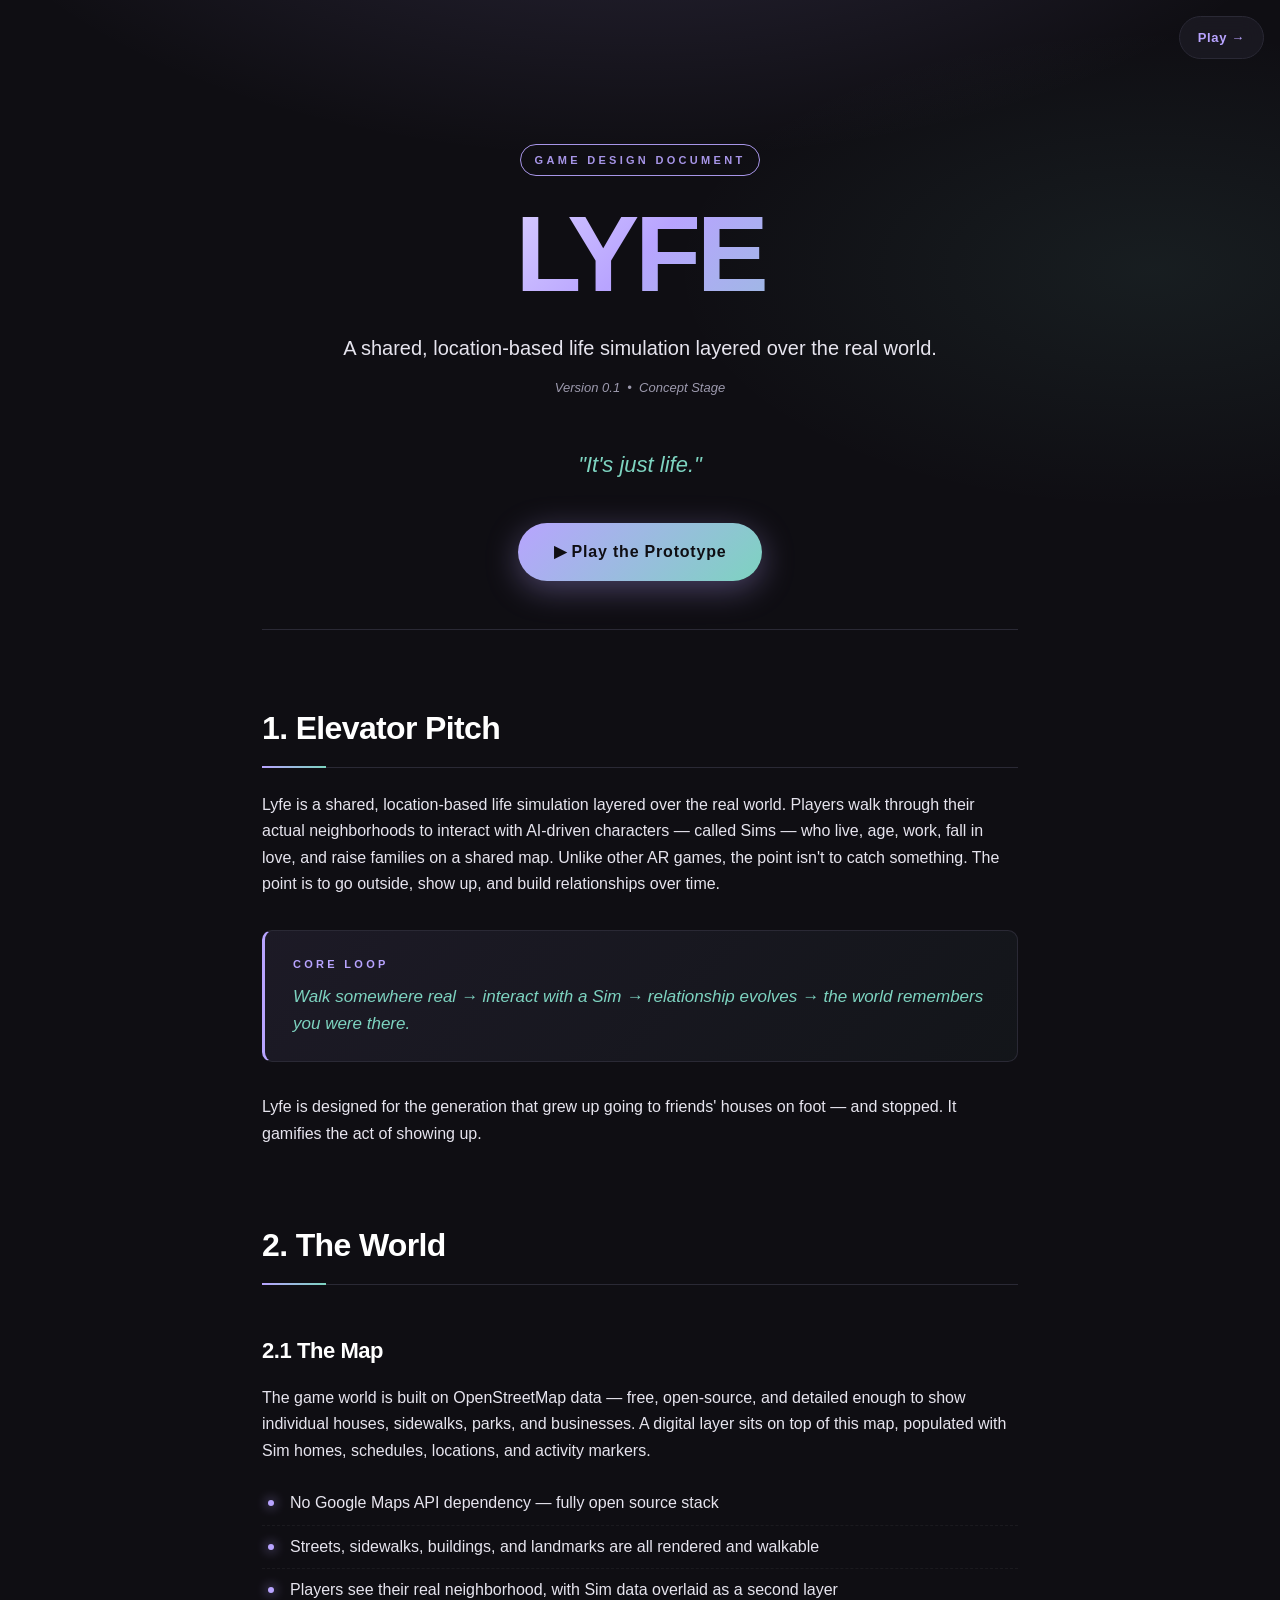
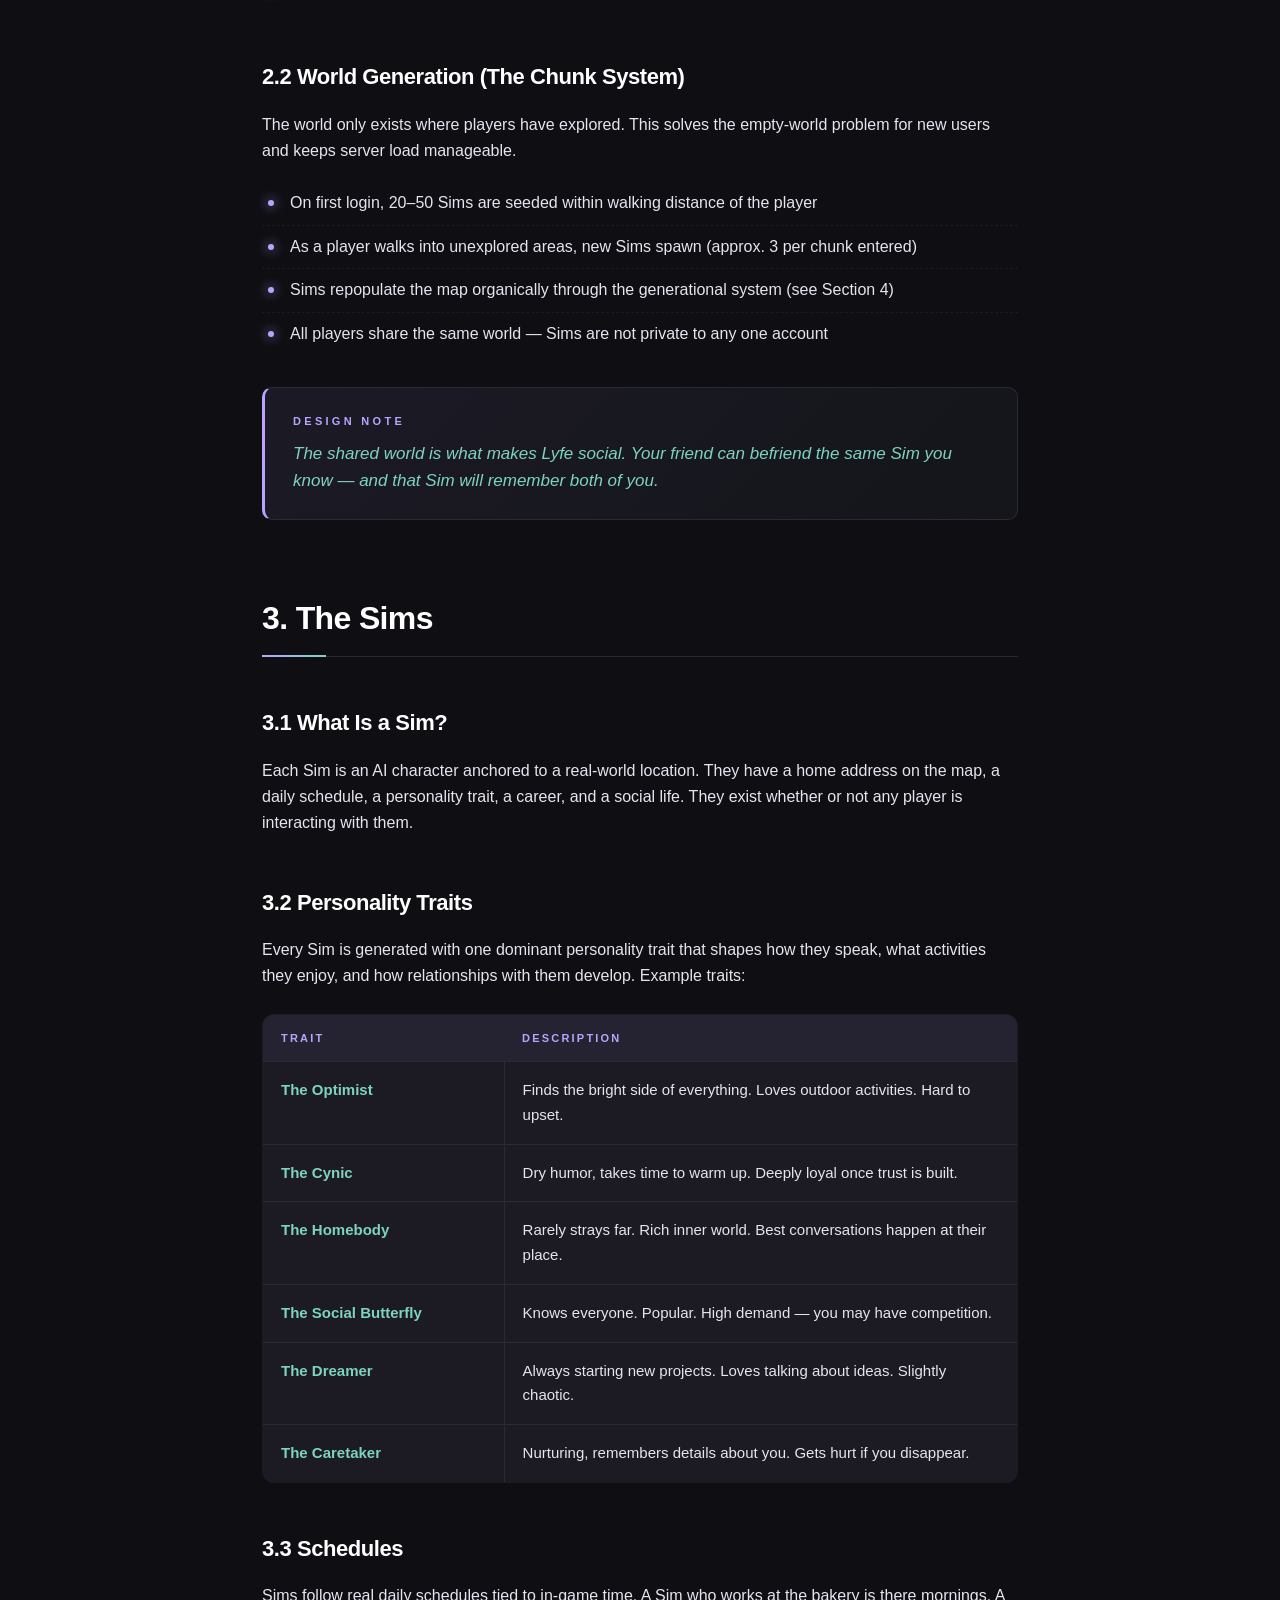
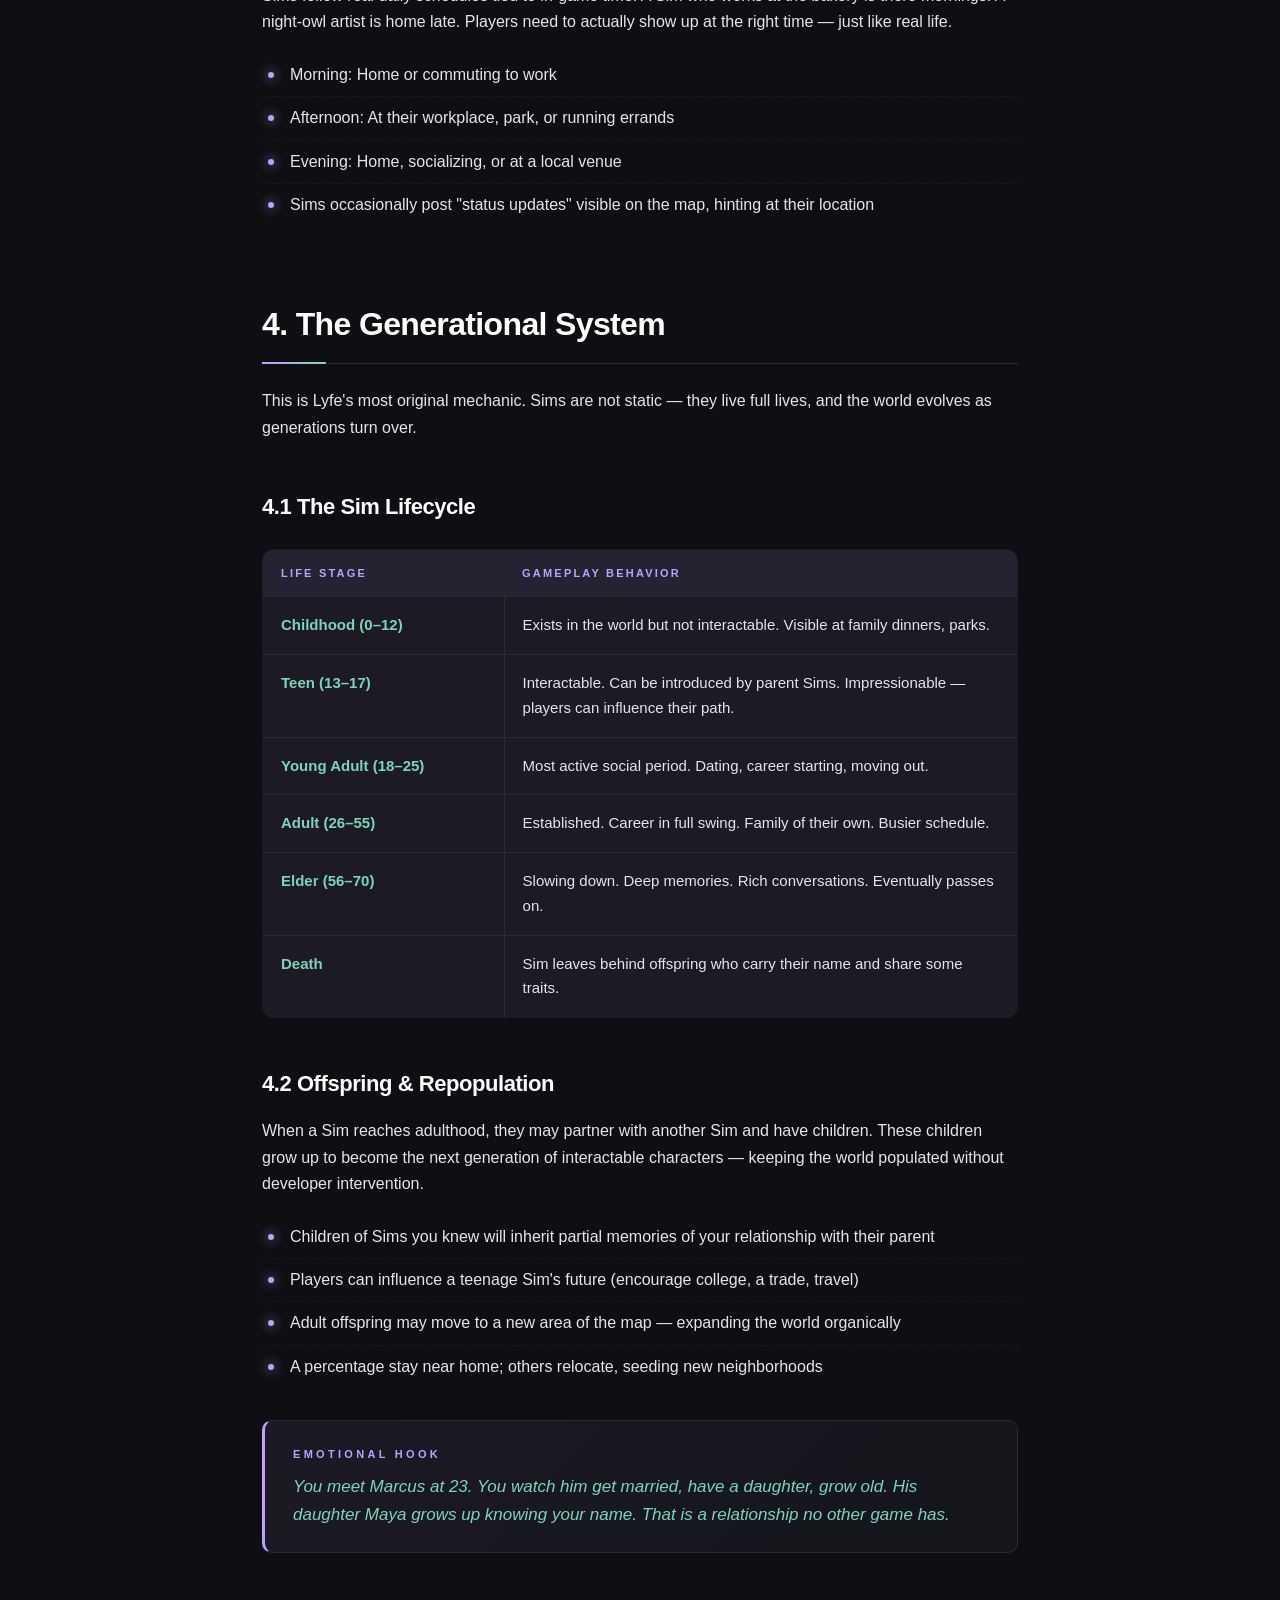
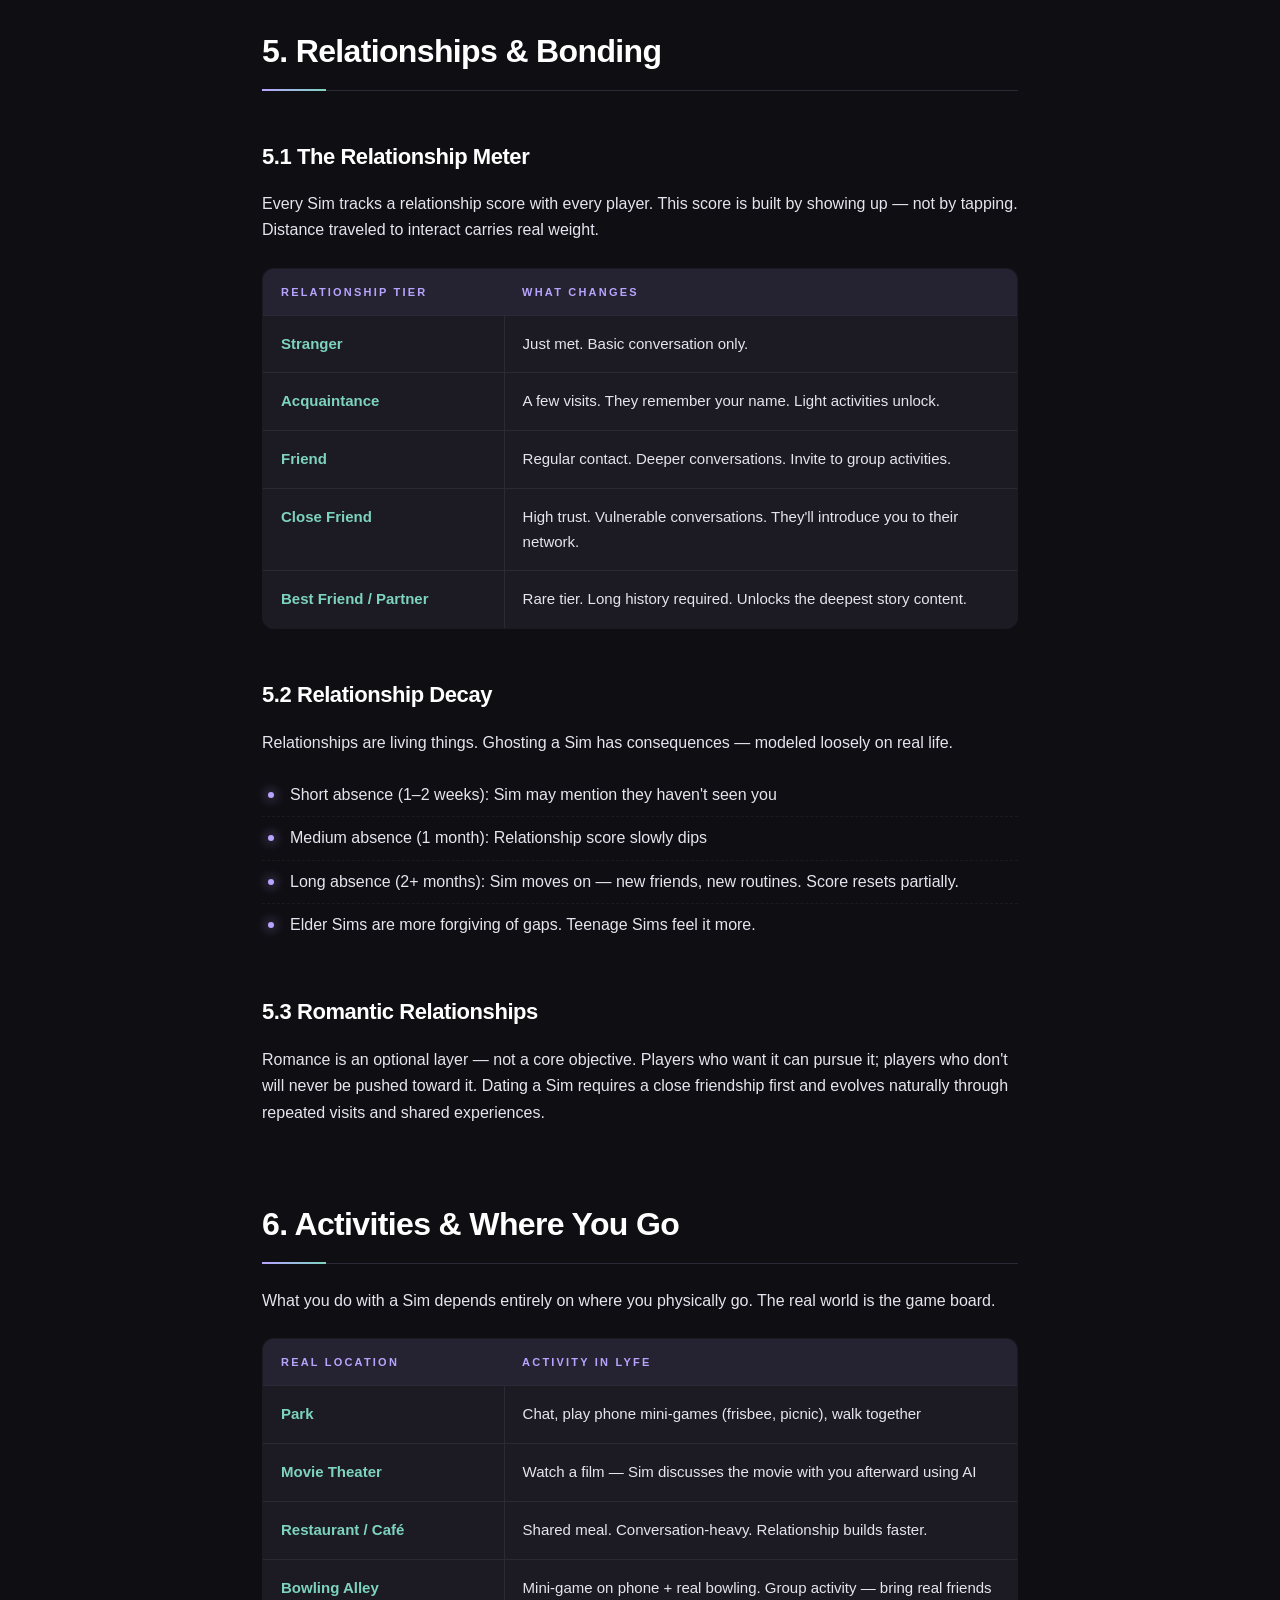
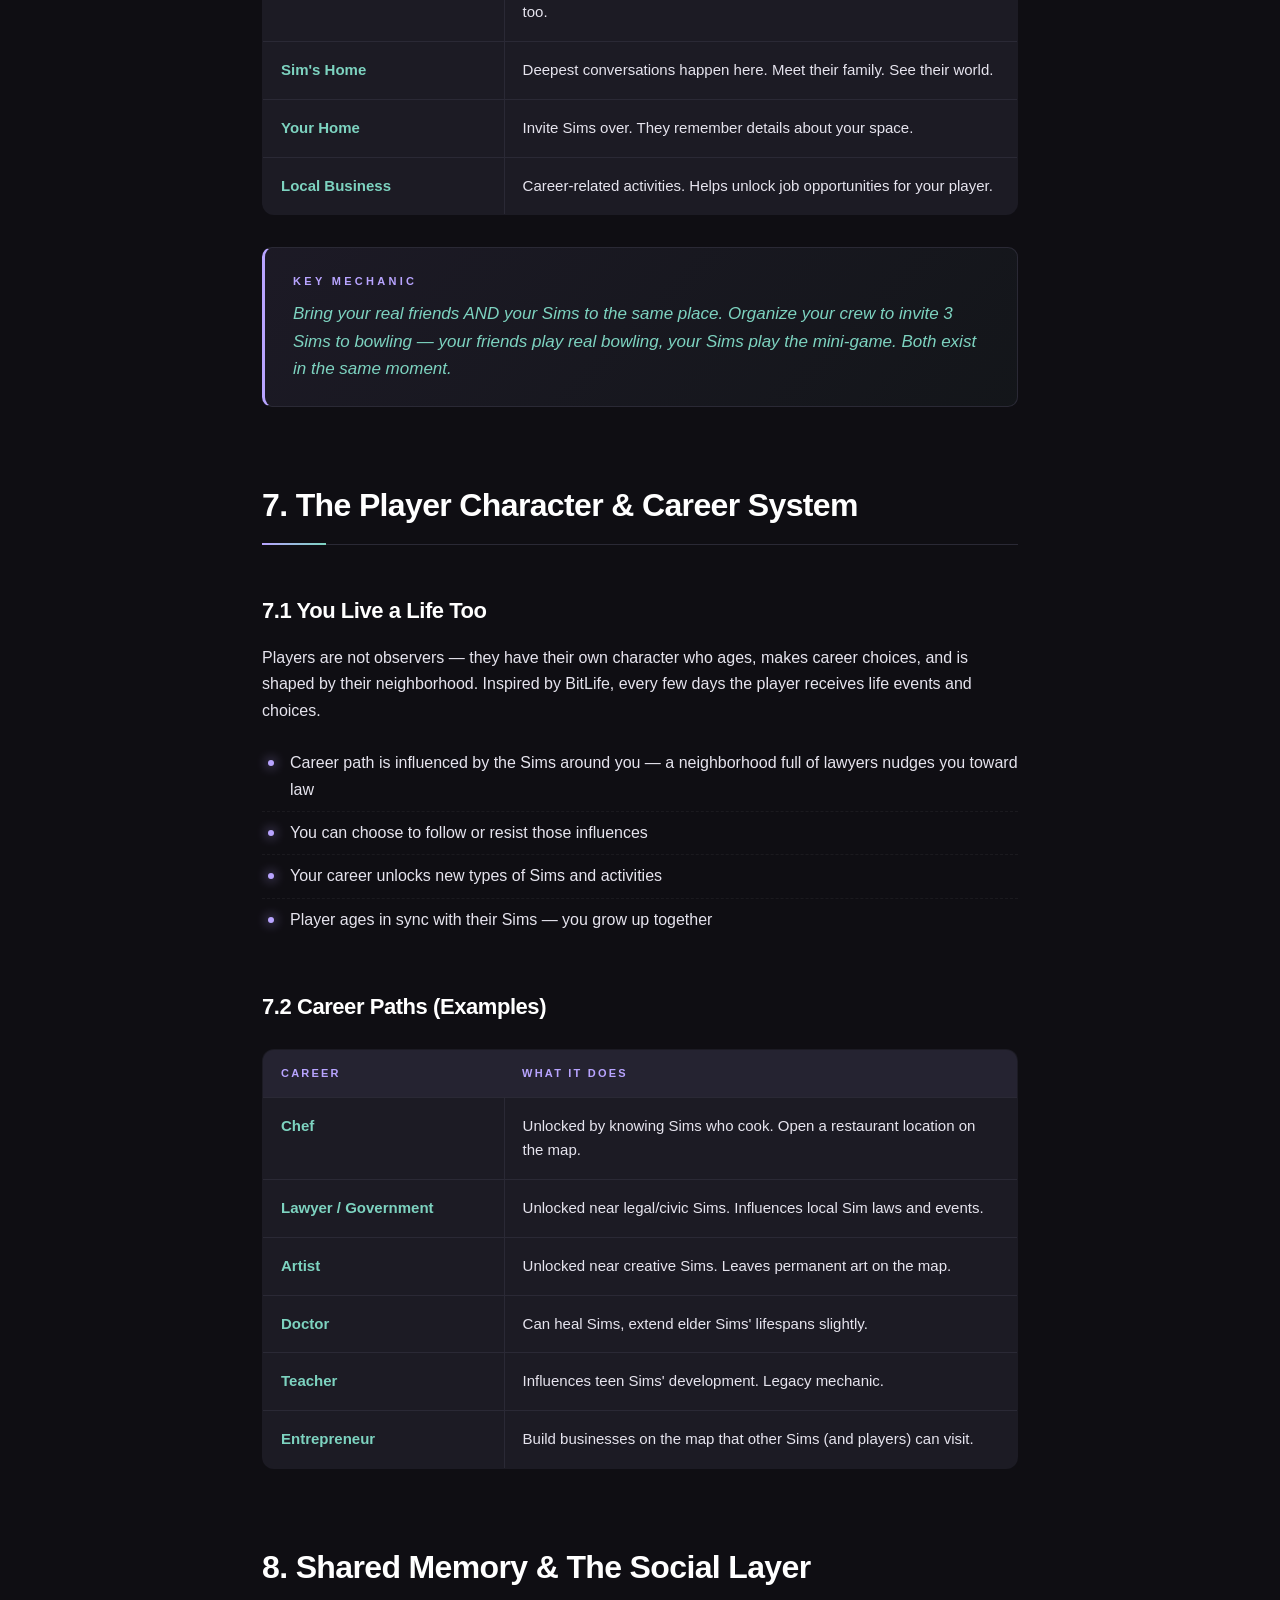
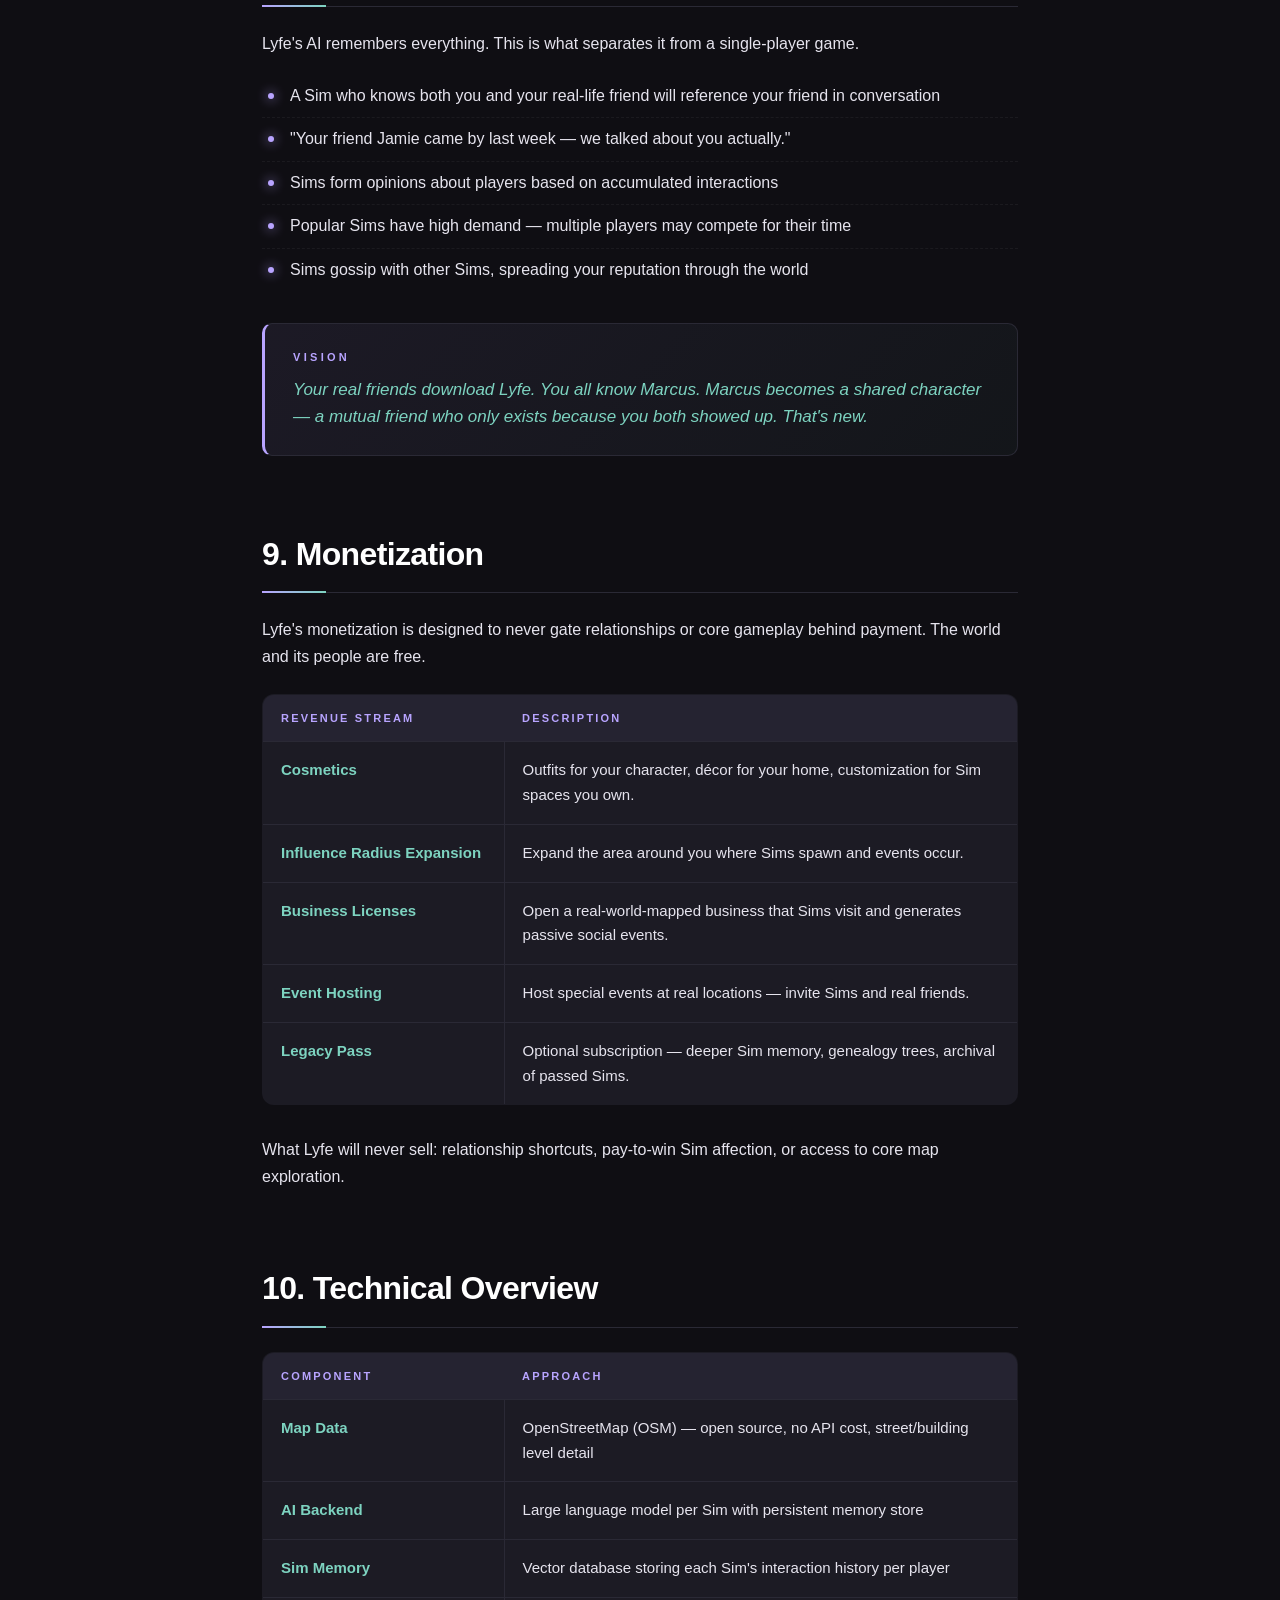
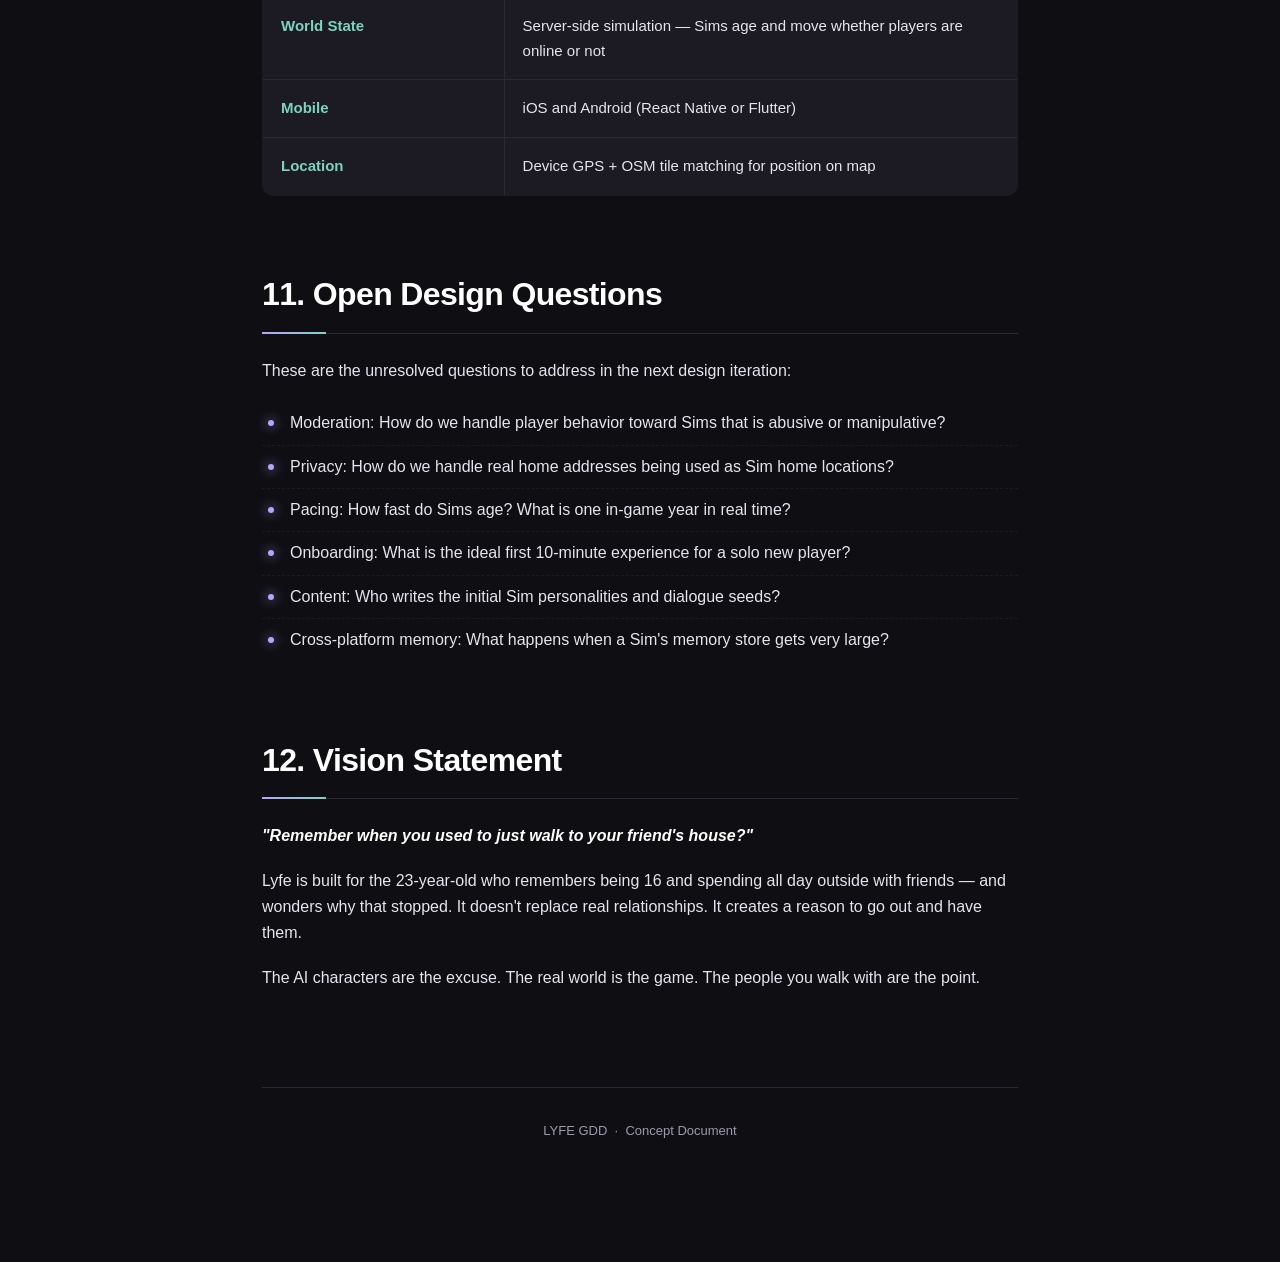
<file: index.html>
<!DOCTYPE html>
<html lang="en">
<head>
<meta charset="UTF-8">
<meta name="viewport" content="width=device-width,initial-scale=1">
<title>LYFE — Game Design Document</title>
<style>
:root{
  --bg:#0f0e13;
  --bg-2:#16151c;
  --panel:#1c1b24;
  --border:#2a2935;
  --text:#e6e4ee;
  --muted:#9d9aae;
  --accent:#b8a4ff;
  --accent-2:#7dd3c0;
  --gold:#e9c46a;
}
*{box-sizing:border-box}
html,body{margin:0;padding:0;background:var(--bg);color:var(--text);font-family:-apple-system,BlinkMacSystemFont,"Inter","Segoe UI",sans-serif;line-height:1.65;font-size:16px}
body{
  background:
    radial-gradient(ellipse 1200px 600px at 50% -200px, rgba(184,164,255,0.18), transparent 60%),
    radial-gradient(ellipse 800px 400px at 90% 30%, rgba(125,211,192,0.08), transparent 60%),
    var(--bg);
  background-attachment:fixed;
  min-height:100vh;
}
.wrap{max-width:820px;margin:0 auto;padding:80px 32px 120px}
.hero{
  text-align:center;
  padding:64px 24px 48px;
  border-bottom:1px solid var(--border);
  margin-bottom:64px;
}
.hero .eyebrow{
  display:inline-block;
  font-size:11px;
  letter-spacing:0.3em;
  text-transform:uppercase;
  color:var(--accent);
  font-weight:600;
  margin-bottom:24px;
  padding:6px 14px;
  border:1px solid var(--accent);
  border-radius:999px;
  opacity:0.9;
}
.hero h1{
  font-size:clamp(56px,10vw,108px);
  margin:0;
  font-weight:800;
  letter-spacing:-0.04em;
  background:linear-gradient(135deg,#fff 0%,#b8a4ff 50%,#7dd3c0 100%);
  -webkit-background-clip:text;
  background-clip:text;
  -webkit-text-fill-color:transparent;
  line-height:1;
}
.hero .subtitle{font-size:20px;color:var(--text);margin-top:24px;font-weight:300}
.hero .version{color:var(--muted);font-size:13px;margin-top:12px;font-style:italic}
.hero .tagline{
  margin-top:48px;
  font-style:italic;
  font-size:22px;
  color:var(--accent-2);
  font-weight:300;
}
.play-cta{
  display:inline-block;
  margin-top:40px;
  padding:16px 36px;
  background:linear-gradient(135deg,var(--accent),var(--accent-2));
  color:#0f0e13;
  font-weight:700;
  font-size:16px;
  letter-spacing:0.05em;
  border-radius:999px;
  text-decoration:none;
  box-shadow:0 8px 32px rgba(184,164,255,0.35);
  transition:transform 0.15s ease, box-shadow 0.15s ease;
}
.play-cta:hover{
  transform:translateY(-2px);
  box-shadow:0 12px 40px rgba(184,164,255,0.5);
  text-decoration:none;
}
.topnav{
  position:fixed;
  top:16px; right:16px;
  z-index:50;
}
.topnav a{
  display:inline-block;
  padding:10px 18px;
  background:rgba(28,27,36,0.85);
  border:1px solid var(--border);
  backdrop-filter:blur(12px);
  -webkit-backdrop-filter:blur(12px);
  color:var(--accent);
  border-radius:999px;
  font-size:13px;
  font-weight:600;
  letter-spacing:0.05em;
  text-decoration:none;
  transition:border-color 0.15s ease;
}
.topnav a:hover{
  border-color:var(--accent);
  text-decoration:none;
}
h1,h2,h3,h4{font-weight:700;letter-spacing:-0.02em;color:#fff}
h2{
  font-size:32px;
  margin:72px 0 24px;
  padding-bottom:12px;
  border-bottom:1px solid var(--border);
  position:relative;
}
h2::before{
  content:"";
  position:absolute;
  left:0;bottom:-1px;
  width:64px;height:2px;
  background:linear-gradient(90deg,var(--accent),var(--accent-2));
}
h3{
  font-size:22px;
  margin:48px 0 16px;
  color:var(--accent);
}
p{margin:0 0 18px;color:var(--text)}
strong{color:#fff;font-weight:600}
em{color:var(--accent-2);font-style:italic}
a{color:var(--accent);text-decoration:none}
a:hover{text-decoration:underline}

ul{
  margin:8px 0 24px;
  padding-left:0;
  list-style:none;
}
ul li{
  position:relative;
  padding:8px 0 8px 28px;
  border-bottom:1px dashed rgba(255,255,255,0.05);
}
ul li:last-child{border-bottom:none}
ul li::before{
  content:"";
  position:absolute;
  left:6px; top:18px;
  width:6px;height:6px;
  background:var(--accent);
  border-radius:50%;
  box-shadow:0 0 12px var(--accent);
}

table.grid{
  width:100%;
  border-collapse:collapse;
  margin:24px 0 32px;
  background:var(--panel);
  border:1px solid var(--border);
  border-radius:12px;
  overflow:hidden;
}
table.grid th{
  text-align:left;
  padding:14px 18px;
  font-size:11px;
  letter-spacing:0.2em;
  text-transform:uppercase;
  color:var(--accent);
  background:rgba(184,164,255,0.06);
  border-bottom:1px solid var(--border);
  font-weight:600;
}
table.grid td{
  padding:16px 18px;
  vertical-align:top;
  border-bottom:1px solid var(--border);
  font-size:15px;
}
table.grid tbody tr:last-child td{border-bottom:none}
table.grid tbody tr:hover{background:rgba(255,255,255,0.02)}
table.grid td:first-child{
  width:32%;
  white-space:normal;
  border-right:1px solid var(--border);
}
table.grid td:first-child strong{color:var(--accent-2)}

aside.callout{
  margin:32px 0;
  padding:24px 28px;
  background:linear-gradient(135deg,rgba(184,164,255,0.08),rgba(125,211,192,0.04));
  border:1px solid var(--border);
  border-left:3px solid var(--accent);
  border-radius:10px;
}
aside.callout .callout-label{
  font-size:11px;
  letter-spacing:0.3em;
  text-transform:uppercase;
  color:var(--accent);
  font-weight:700;
  margin-bottom:10px;
}
aside.callout .callout-body{
  font-style:italic;
  color:var(--text);
  font-size:17px;
  line-height:1.6;
}

.footer{
  margin-top:96px;
  padding-top:32px;
  border-top:1px solid var(--border);
  text-align:center;
  color:var(--muted);
  font-size:13px;
}

@media (max-width:640px){
  .wrap{padding:32px 20px 80px}
  .hero{padding:32px 8px 32px}
  h2{font-size:26px}
  table.grid td:first-child{width:38%}
}
</style>
</head>
<body>
<nav class="topnav"><a href="game.html">Play →</a></nav>
<div class="wrap">
<header class="hero">
  <div class="eyebrow">Game Design Document</div>
  <h1>LYFE</h1>
  <div class="subtitle">A shared, location-based life simulation layered over the real world.</div>
  <div class="version">Version 0.1 &nbsp;•&nbsp; Concept Stage</div>
  <div class="tagline">"It's just life."</div>
  <a class="play-cta" href="game.html">▶ Play the Prototype</a>
</header>
<main>
<h2><strong>1. Elevator Pitch</strong></h2>
<p>Lyfe is a shared, location-based life simulation layered over the real world. Players walk through their actual neighborhoods to interact with AI-driven characters — called Sims — who live, age, work, fall in love, and raise families on a shared map. Unlike other AR games, the point isn't to catch something. The point is to go outside, show up, and build relationships over time.</p>
<aside class="callout"><div class="callout-label">CORE LOOP</div><div class="callout-body"><em>Walk somewhere real → interact with a Sim → relationship evolves → the world remembers you were there.</em></div></aside>
<p>Lyfe is designed for the generation that grew up going to friends' houses on foot — and stopped. It gamifies the act of showing up.</p>
<h2><strong>2. The World</strong></h2>
<h3><strong>2.1  The Map</strong></h3>
<p>The game world is built on OpenStreetMap data — free, open-source, and detailed enough to show individual houses, sidewalks, parks, and businesses. A digital layer sits on top of this map, populated with Sim homes, schedules, locations, and activity markers.</p>
<ul>
  <li>No Google Maps API dependency — fully open source stack</li>
  <li>Streets, sidewalks, buildings, and landmarks are all rendered and walkable</li>
  <li>Players see their real neighborhood, with Sim data overlaid as a second layer</li>
</ul>
<h3><strong>2.2  World Generation (The Chunk System)</strong></h3>
<p>The world only exists where players have explored. This solves the empty-world problem for new users and keeps server load manageable.</p>
<ul>
  <li>On first login, 20–50 Sims are seeded within walking distance of the player</li>
  <li>As a player walks into unexplored areas, new Sims spawn (approx. 3 per chunk entered)</li>
  <li>Sims repopulate the map organically through the generational system (see Section 4)</li>
  <li>All players share the same world — Sims are not private to any one account</li>
</ul>
<aside class="callout"><div class="callout-label">DESIGN NOTE</div><div class="callout-body"><em>The shared world is what makes Lyfe social. Your friend can befriend the same Sim you know — and that Sim will remember both of you.</em></div></aside>
<h2><strong>3. The Sims</strong></h2>
<h3><strong>3.1  What Is a Sim?</strong></h3>
<p>Each Sim is an AI character anchored to a real-world location. They have a home address on the map, a daily schedule, a personality trait, a career, and a social life. They exist whether or not any player is interacting with them.</p>
<h3><strong>3.2  Personality Traits</strong></h3>
<p>Every Sim is generated with one dominant personality trait that shapes how they speak, what activities they enjoy, and how relationships with them develop. Example traits:</p>
<table class="grid">
<thead><tr><th>Trait</th><th>Description</th></tr></thead>
<tbody>
<tr><td><strong>The Optimist</strong></td><td>Finds the bright side of everything. Loves outdoor activities. Hard to upset.</td></tr>
<tr><td><strong>The Cynic</strong></td><td>Dry humor, takes time to warm up. Deeply loyal once trust is built.</td></tr>
<tr><td><strong>The Homebody</strong></td><td>Rarely strays far. Rich inner world. Best conversations happen at their place.</td></tr>
<tr><td><strong>The Social Butterfly</strong></td><td>Knows everyone. Popular. High demand — you may have competition.</td></tr>
<tr><td><strong>The Dreamer</strong></td><td>Always starting new projects. Loves talking about ideas. Slightly chaotic.</td></tr>
<tr><td><strong>The Caretaker</strong></td><td>Nurturing, remembers details about you. Gets hurt if you disappear.</td></tr>
</tbody></table>
<h3><strong>3.3  Schedules</strong></h3>
<p>Sims follow real daily schedules tied to in-game time. A Sim who works at the bakery is there mornings. A night-owl artist is home late. Players need to actually show up at the right time — just like real life.</p>
<ul>
  <li>Morning: Home or commuting to work</li>
  <li>Afternoon: At their workplace, park, or running errands</li>
  <li>Evening: Home, socializing, or at a local venue</li>
  <li>Sims occasionally post "status updates" visible on the map, hinting at their location</li>
</ul>
<h2><strong>4. The Generational System</strong></h2>
<p>This is Lyfe's most original mechanic. Sims are not static — they live full lives, and the world evolves as generations turn over.</p>
<h3><strong>4.1  The Sim Lifecycle</strong></h3>
<table class="grid">
<thead><tr><th>Life Stage</th><th>Gameplay Behavior</th></tr></thead>
<tbody>
<tr><td><strong>Childhood (0–12)</strong></td><td>Exists in the world but not interactable. Visible at family dinners, parks.</td></tr>
<tr><td><strong>Teen (13–17)</strong></td><td>Interactable. Can be introduced by parent Sims. Impressionable — players can influence their path.</td></tr>
<tr><td><strong>Young Adult (18–25)</strong></td><td>Most active social period. Dating, career starting, moving out.</td></tr>
<tr><td><strong>Adult (26–55)</strong></td><td>Established. Career in full swing. Family of their own. Busier schedule.</td></tr>
<tr><td><strong>Elder (56–70)</strong></td><td>Slowing down. Deep memories. Rich conversations. Eventually passes on.</td></tr>
<tr><td><strong>Death</strong></td><td>Sim leaves behind offspring who carry their name and share some traits.</td></tr>
</tbody></table>
<h3><strong>4.2  Offspring &amp; Repopulation</strong></h3>
<p>When a Sim reaches adulthood, they may partner with another Sim and have children. These children grow up to become the next generation of interactable characters — keeping the world populated without developer intervention.</p>
<ul>
  <li>Children of Sims you knew will inherit partial memories of your relationship with their parent</li>
  <li>Players can influence a teenage Sim's future (encourage college, a trade, travel)</li>
  <li>Adult offspring may move to a new area of the map — expanding the world organically</li>
  <li>A percentage stay near home; others relocate, seeding new neighborhoods</li>
</ul>
<aside class="callout"><div class="callout-label">EMOTIONAL HOOK</div><div class="callout-body"><em>You meet Marcus at 23. You watch him get married, have a daughter, grow old. His daughter Maya grows up knowing your name. That is a relationship no other game has.</em></div></aside>
<h2><strong>5. Relationships &amp; Bonding</strong></h2>
<h3><strong>5.1  The Relationship Meter</strong></h3>
<p>Every Sim tracks a relationship score with every player. This score is built by showing up — not by tapping. Distance traveled to interact carries real weight.</p>
<table class="grid">
<thead><tr><th>Relationship Tier</th><th>What Changes</th></tr></thead>
<tbody>
<tr><td><strong>Stranger</strong></td><td>Just met. Basic conversation only.</td></tr>
<tr><td><strong>Acquaintance</strong></td><td>A few visits. They remember your name. Light activities unlock.</td></tr>
<tr><td><strong>Friend</strong></td><td>Regular contact. Deeper conversations. Invite to group activities.</td></tr>
<tr><td><strong>Close Friend</strong></td><td>High trust. Vulnerable conversations. They'll introduce you to their network.</td></tr>
<tr><td><strong>Best Friend / Partner</strong></td><td>Rare tier. Long history required. Unlocks the deepest story content.</td></tr>
</tbody></table>
<h3><strong>5.2  Relationship Decay</strong></h3>
<p>Relationships are living things. Ghosting a Sim has consequences — modeled loosely on real life.</p>
<ul>
  <li>Short absence (1–2 weeks): Sim may mention they haven't seen you</li>
  <li>Medium absence (1 month): Relationship score slowly dips</li>
  <li>Long absence (2+ months): Sim moves on — new friends, new routines. Score resets partially.</li>
  <li>Elder Sims are more forgiving of gaps. Teenage Sims feel it more.</li>
</ul>
<h3><strong>5.3  Romantic Relationships</strong></h3>
<p>Romance is an optional layer — not a core objective. Players who want it can pursue it; players who don't will never be pushed toward it. Dating a Sim requires a close friendship first and evolves naturally through repeated visits and shared experiences.</p>
<h2><strong>6. Activities &amp; Where You Go</strong></h2>
<p>What you do with a Sim depends entirely on where you physically go. The real world is the game board.</p>
<table class="grid">
<thead><tr><th>Real Location</th><th>Activity in Lyfe</th></tr></thead>
<tbody>
<tr><td><strong>Park</strong></td><td>Chat, play phone mini-games (frisbee, picnic), walk together</td></tr>
<tr><td><strong>Movie Theater</strong></td><td>Watch a film — Sim discusses the movie with you afterward using AI</td></tr>
<tr><td><strong>Restaurant / Café</strong></td><td>Shared meal. Conversation-heavy. Relationship builds faster.</td></tr>
<tr><td><strong>Bowling Alley</strong></td><td>Mini-game on phone + real bowling. Group activity — bring real friends too.</td></tr>
<tr><td><strong>Sim's Home</strong></td><td>Deepest conversations happen here. Meet their family. See their world.</td></tr>
<tr><td><strong>Your Home</strong></td><td>Invite Sims over. They remember details about your space.</td></tr>
<tr><td><strong>Local Business</strong></td><td>Career-related activities. Helps unlock job opportunities for your player.</td></tr>
</tbody></table>
<aside class="callout"><div class="callout-label">KEY MECHANIC</div><div class="callout-body"><em>Bring your real friends AND your Sims to the same place. Organize your crew to invite 3 Sims to bowling — your friends play real bowling, your Sims play the mini-game. Both exist in the same moment.</em></div></aside>
<h2><strong>7. The Player Character &amp; Career System</strong></h2>
<h3><strong>7.1  You Live a Life Too</strong></h3>
<p>Players are not observers — they have their own character who ages, makes career choices, and is shaped by their neighborhood. Inspired by BitLife, every few days the player receives life events and choices.</p>
<ul>
  <li>Career path is influenced by the Sims around you — a neighborhood full of lawyers nudges you toward law</li>
  <li>You can choose to follow or resist those influences</li>
  <li>Your career unlocks new types of Sims and activities</li>
  <li>Player ages in sync with their Sims — you grow up together</li>
</ul>
<h3><strong>7.2  Career Paths (Examples)</strong></h3>
<table class="grid">
<thead><tr><th>Career</th><th>What It Does</th></tr></thead>
<tbody>
<tr><td><strong>Chef</strong></td><td>Unlocked by knowing Sims who cook. Open a restaurant location on the map.</td></tr>
<tr><td><strong>Lawyer / Government</strong></td><td>Unlocked near legal/civic Sims. Influences local Sim laws and events.</td></tr>
<tr><td><strong>Artist</strong></td><td>Unlocked near creative Sims. Leaves permanent art on the map.</td></tr>
<tr><td><strong>Doctor</strong></td><td>Can heal Sims, extend elder Sims' lifespans slightly.</td></tr>
<tr><td><strong>Teacher</strong></td><td>Influences teen Sims' development. Legacy mechanic.</td></tr>
<tr><td><strong>Entrepreneur</strong></td><td>Build businesses on the map that other Sims (and players) can visit.</td></tr>
</tbody></table>
<h2><strong>8. Shared Memory &amp; The Social Layer</strong></h2>
<p>Lyfe's AI remembers everything. This is what separates it from a single-player game.</p>
<ul>
  <li>A Sim who knows both you and your real-life friend will reference your friend in conversation</li>
  <li>"Your friend Jamie came by last week — we talked about you actually."</li>
  <li>Sims form opinions about players based on accumulated interactions</li>
  <li>Popular Sims have high demand — multiple players may compete for their time</li>
  <li>Sims gossip with other Sims, spreading your reputation through the world</li>
</ul>
<aside class="callout"><div class="callout-label">VISION</div><div class="callout-body"><em>Your real friends download Lyfe. You all know Marcus. Marcus becomes a shared character — a mutual friend who only exists because you both showed up. That's new.</em></div></aside>
<h2><strong>9. Monetization</strong></h2>
<p>Lyfe's monetization is designed to never gate relationships or core gameplay behind payment. The world and its people are free.</p>
<table class="grid">
<thead><tr><th>Revenue Stream</th><th>Description</th></tr></thead>
<tbody>
<tr><td><strong>Cosmetics</strong></td><td>Outfits for your character, décor for your home, customization for Sim spaces you own.</td></tr>
<tr><td><strong>Influence Radius Expansion</strong></td><td>Expand the area around you where Sims spawn and events occur.</td></tr>
<tr><td><strong>Business Licenses</strong></td><td>Open a real-world-mapped business that Sims visit and generates passive social events.</td></tr>
<tr><td><strong>Event Hosting</strong></td><td>Host special events at real locations — invite Sims and real friends.</td></tr>
<tr><td><strong>Legacy Pass</strong></td><td>Optional subscription — deeper Sim memory, genealogy trees, archival of passed Sims.</td></tr>
</tbody></table>
<p>What Lyfe will never sell: relationship shortcuts, pay-to-win Sim affection, or access to core map exploration.</p>
<h2><strong>10. Technical Overview</strong></h2>
<table class="grid">
<thead><tr><th>Component</th><th>Approach</th></tr></thead>
<tbody>
<tr><td><strong>Map Data</strong></td><td>OpenStreetMap (OSM) — open source, no API cost, street/building level detail</td></tr>
<tr><td><strong>AI Backend</strong></td><td>Large language model per Sim with persistent memory store</td></tr>
<tr><td><strong>Sim Memory</strong></td><td>Vector database storing each Sim's interaction history per player</td></tr>
<tr><td><strong>World State</strong></td><td>Server-side simulation — Sims age and move whether players are online or not</td></tr>
<tr><td><strong>Mobile</strong></td><td>iOS and Android (React Native or Flutter)</td></tr>
<tr><td><strong>Location</strong></td><td>Device GPS + OSM tile matching for position on map</td></tr>
</tbody></table>
<h2><strong>11. Open Design Questions</strong></h2>
<p>These are the unresolved questions to address in the next design iteration:</p>
<ul>
  <li>Moderation: How do we handle player behavior toward Sims that is abusive or manipulative?</li>
  <li>Privacy: How do we handle real home addresses being used as Sim home locations?</li>
  <li>Pacing: How fast do Sims age? What is one in-game year in real time?</li>
  <li>Onboarding: What is the ideal first 10-minute experience for a solo new player?</li>
  <li>Content: Who writes the initial Sim personalities and dialogue seeds?</li>
  <li>Cross-platform memory: What happens when a Sim's memory store gets very large?</li>
</ul>
<h2><strong>12. Vision Statement</strong></h2>
<p><em><strong>"Remember when you used to just walk to your friend's house?"</strong></em></p>
<p>Lyfe is built for the 23-year-old who remembers being 16 and spending all day outside with friends — and wonders why that stopped. It doesn't replace real relationships. It creates a reason to go out and have them.</p>
<p>The AI characters are the excuse. The real world is the game. The people you walk with are the point.</p>

</main>
<div class="footer">LYFE GDD &nbsp;·&nbsp; Concept Document</div>
</div>
</body>
</html>
</file>
